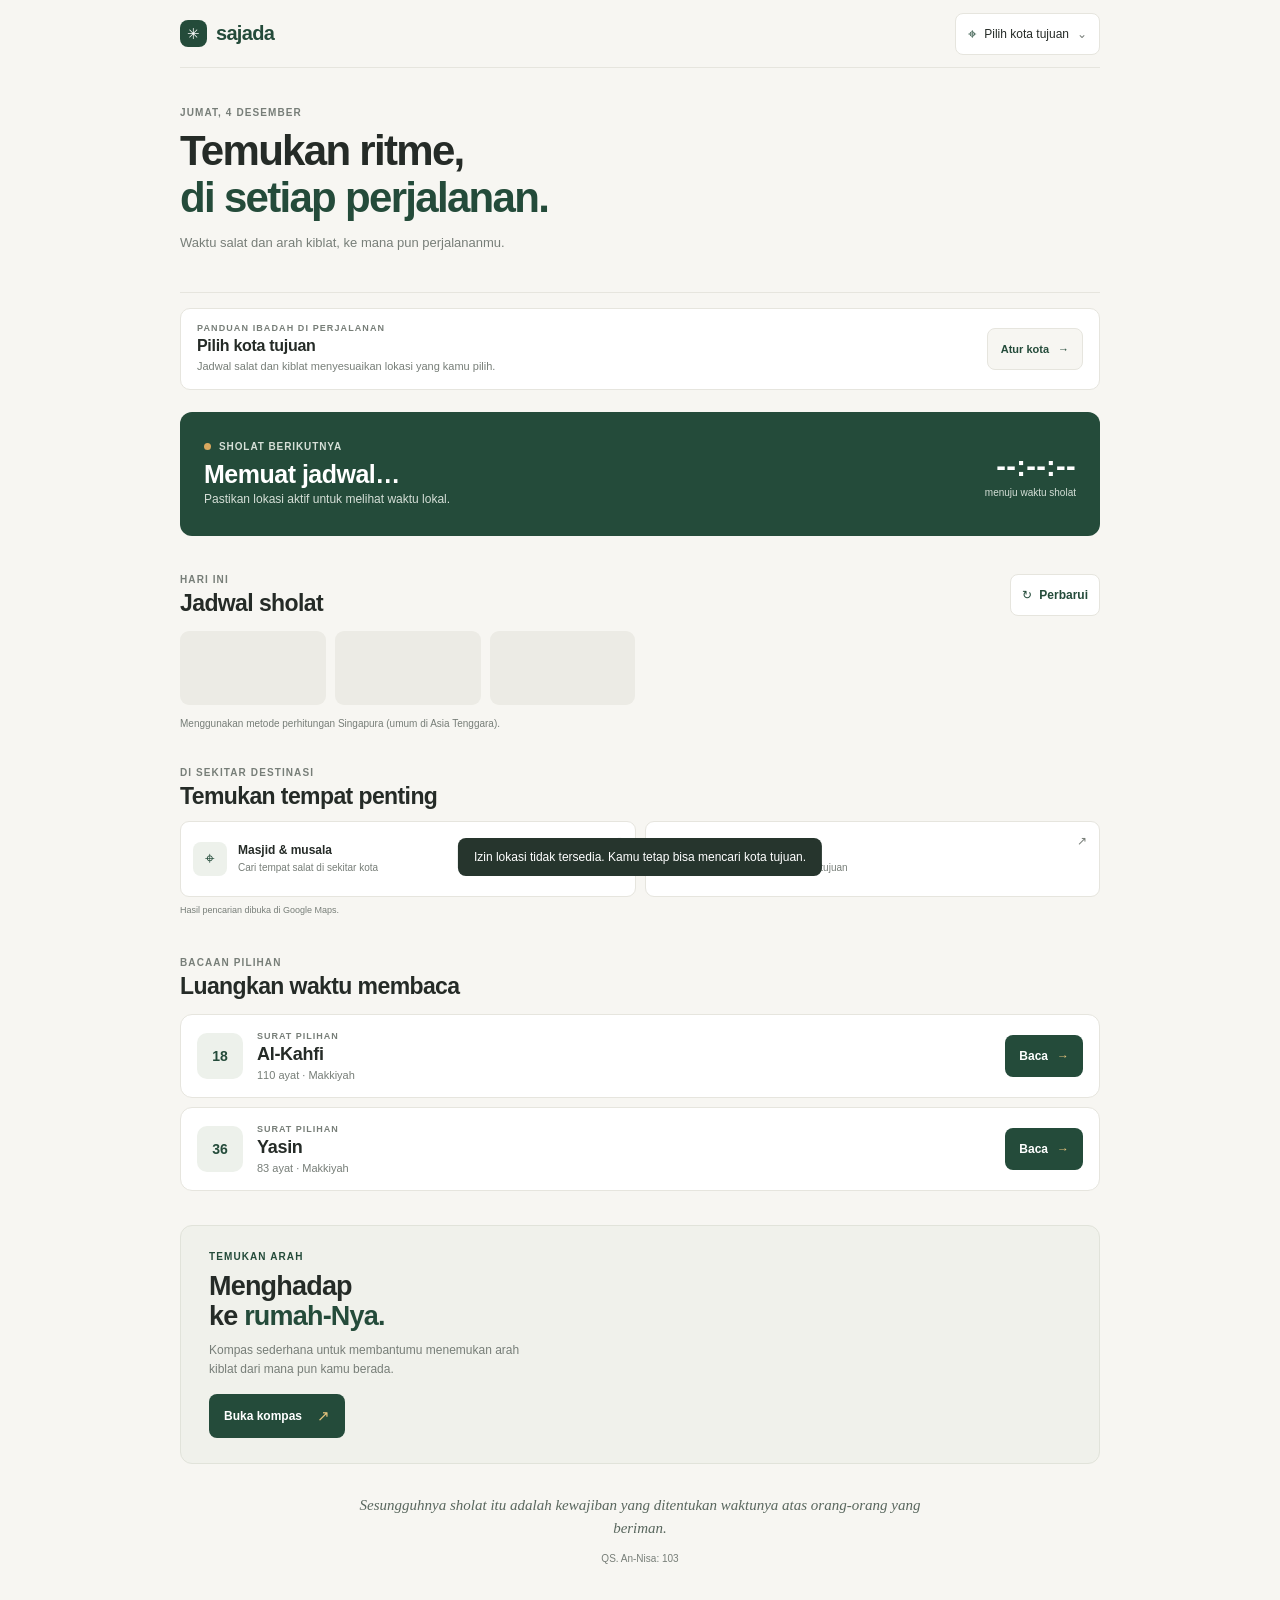
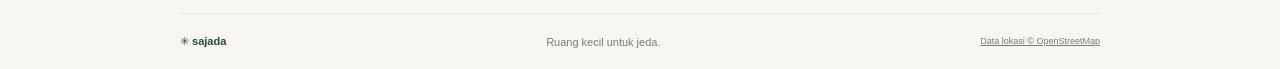
<file: index.html>
<!doctype html>
<html lang="id">
<head>
  <meta charset="utf-8" />
  <meta name="viewport" content="width=device-width, initial-scale=1, viewport-fit=cover" />
  <meta name="theme-color" content="#102c25" />
  <meta name="description" content="Panduan ibadah di perjalanan: jadwal salat dan kiblat di kota tujuan, pencarian masjid, dan makanan halal." />
  <link rel="manifest" href="/manifest.webmanifest" />
  <link rel="icon" href="/icon.svg" type="image/svg+xml" />
  <link rel="stylesheet" href="/styles.css?v=2" />
  <title>Sajada — Panduan ibadah di perjalanan</title>
</head>
<body>
  <div class="app-shell">
    <header class="topbar">
      <a class="brand" href="#home" aria-label="Sajada, beranda"><span class="brand-mark">✳</span><span>sajada</span></a>
      <button class="location-chip" id="locationButton" type="button"><span class="pin">⌖</span><span id="locationLabel">Mencari lokasi…</span><span class="chevron">⌄</span></button>
    </header>

    <main id="home">
      <section class="hero">
        <div class="hero-copy"><p class="eyebrow" id="todayLabel">WAKTU SETEMPAT</p><h1>Temukan ritme,<br /><em>di setiap perjalanan.</em></h1><p class="hero-note">Waktu salat dan arah kiblat, ke mana pun perjalananmu.</p></div>
        <div class="sun-orbit" aria-hidden="true"><span class="sun-core"></span><span class="orbit orbit-one"></span><span class="orbit orbit-two"></span><span class="orbit-dot"></span></div>
      </section>

      <section class="trip-planner" aria-label="Destinasi perjalanan">
        <div><p class="eyebrow">PANDUAN IBADAH DI PERJALANAN</p><h2 id="tripTitle">Pilih kota tujuan</h2><p id="tripHint">Jadwal salat dan kiblat menyesuaikan lokasi yang kamu pilih.</p></div>
        <button class="trip-button" id="openDestination" type="button">Atur kota <span aria-hidden="true">→</span></button>
      </section>

      <section class="next-card" aria-live="polite">
        <div class="next-copy"><div class="next-kicker"><span class="live-dot"></span> SHOLAT BERIKUTNYA</div><h2 id="nextPrayer">Memuat jadwal…</h2><p id="nextMeta">Pastikan lokasi aktif untuk melihat waktu lokal.</p></div>
        <div class="countdown"><span id="countdown">--:--:--</span><small>menuju waktu sholat</small></div>
      </section>

      <section class="section schedule-section">
        <div class="section-heading"><div><p class="eyebrow">HARI INI</p><h2>Jadwal sholat</h2></div><button class="text-button" id="refreshButton" type="button">↻ <span>Perbarui</span></button></div>
        <div class="prayer-list" id="prayerList"><div class="skeleton"></div><div class="skeleton"></div><div class="skeleton"></div></div>
        <p class="source-note" id="sourceNote">Menggunakan metode perhitungan Singapura (umum di Asia Tenggara).</p>
      </section>

      <section class="section trip-needs" aria-label="Kebutuhan perjalanan">
        <div class="section-heading"><div><p class="eyebrow">DI SEKITAR DESTINASI</p><h2>Temukan tempat penting</h2></div></div>
        <div class="nearby-grid">
          <a class="nearby-card" id="mosquesLink" href="https://www.google.com/maps/search/masjid+near+me" target="_blank" rel="noreferrer"><span class="nearby-icon" aria-hidden="true">⌖</span><span><strong>Masjid & musala</strong><small id="mosquesLocation">Cari tempat salat di sekitar kota</small></span><span class="nearby-arrow" aria-hidden="true">↗</span></a>
          <a class="nearby-card" id="halalLink" href="https://www.google.com/maps/search/halal+food+near+me" target="_blank" rel="noreferrer"><span class="nearby-icon" aria-hidden="true">⌖</span><span><strong>Makanan halal</strong><small id="halalLocation">Temukan pilihan di sekitar tujuan</small></span><span class="nearby-arrow" aria-hidden="true">↗</span></a>
        </div>
        <p class="nearby-note">Hasil pencarian dibuka di Google Maps.</p>
      </section>

      <section class="section reading-section" id="bacaan">
        <div class="section-heading"><div><p class="eyebrow">BACAAN PILIHAN</p><h2>Luangkan waktu membaca</h2></div></div>
        <article class="reading-card">
          <div class="reading-number">18</div>
          <div class="reading-info"><p class="reading-tag">SURAT PILIHAN</p><h3>Al-Kahfi</h3><p>110 ayat <span aria-hidden="true">·</span> Makkiyah</p></div>
          <a class="reading-button" href="/baca.html?surah=18">Baca <span aria-hidden="true">→</span></a>
        </article>
        <article class="reading-card">
          <div class="reading-number">36</div>
          <div class="reading-info"><p class="reading-tag">SURAT PILIHAN</p><h3>Yasin</h3><p>83 ayat <span aria-hidden="true">·</span> Makkiyah</p></div>
          <a class="reading-button" href="/baca.html?surah=36">Baca <span aria-hidden="true">→</span></a>
        </article>
      </section>

      <section class="qibla-card" id="qibla">
        <div class="qibla-copy"><p class="eyebrow">TEMUKAN ARAH</p><h2>Menghadap<br />ke <em>rumah-Nya.</em></h2><p>Kompas sederhana untuk membantumu menemukan arah kiblat dari mana pun kamu berada.</p><button id="openCompass" class="primary-button" type="button">Buka kompas <span>↗</span></button></div>
        <div class="mini-compass" aria-hidden="true"><div class="mini-ring"><span class="mini-n">U</span><span class="mini-e">T</span><span class="mini-s">S</span><span class="mini-w">B</span><span class="mini-needle">◆</span><span class="mini-center">✳</span></div></div>
      </section>

      <section class="quote-strip"><span class="quote-mark">“</span><p>Sesungguhnya sholat itu adalah kewajiban yang ditentukan waktunya atas orang-orang yang beriman.</p><small>QS. An-Nisa: 103</small></section>
    </main>
    <footer><span>✳ sajada</span><span>Ruang kecil untuk jeda.</span><a class="geo-attribution" href="https://www.openstreetmap.org/copyright" target="_blank" rel="noreferrer">Data lokasi © OpenStreetMap</a></footer>
  </div>

  <nav class="bottom-nav" aria-label="Navigasi utama"><a class="nav-item active" href="#home"><span>⌂</span>Beranda</a><a class="nav-item" href="#qibla" id="navQibla"><span>⊙</span>Kiblat</a><button class="nav-item" id="navLocation" type="button"><span>⌖</span>Lokasi</button></nav>

  <div class="modal" id="compassModal" aria-hidden="true"><div class="modal-backdrop" data-close></div><section class="compass-sheet" role="dialog" aria-modal="true" aria-labelledby="compassTitle"><div class="sheet-handle"></div><button class="close-button" data-close aria-label="Tutup">×</button><p class="eyebrow">ARAH KIBLAT</p><h2 id="compassTitle">Ikuti penunjuknya</h2><p class="compass-instruction" id="compassInstruction">Pegang ponsel mendatar dan jauhkan dari benda magnetik.</p><div class="compass-stage"><div class="compass-dial" id="compassDial"><span class="direction north">U</span><span class="direction east">T</span><span class="direction south">S</span><span class="direction west">B</span><span class="degree-label" id="degreeLabel">—°</span><div class="qibla-pointer" id="qiblaPointer"><span class="pointer-tip"></span><span class="kaaba">▣</span></div><div class="dial-center">✳</div></div></div><div class="bearing-row"><span id="bearingLabel">Arah kiblat di kota pilihan</span><strong id="bearingValue">—°</strong></div><button class="primary-button full-button" id="enableCompass" type="button">Aktifkan kompas <span>→</span></button><p class="sensor-note">Kompas memerlukan izin sensor gerak dan hanya akurat jika sensor perangkat mendukungnya.</p></section></div>
  <div class="modal destination-modal" id="destinationModal" aria-hidden="true"><div class="modal-backdrop" data-close-destination></div><section class="destination-sheet" role="dialog" aria-modal="true" aria-labelledby="destinationTitle"><div class="sheet-handle"></div><button class="close-button" data-close-destination aria-label="Tutup">×</button><p class="eyebrow">RENCANAKAN PERSINGGAHAN</p><h2 id="destinationTitle">Pilih kota tujuan</h2><p class="destination-description">Kami sesuaikan waktu salat dan arah kiblat berdasarkan kota pilihanmu.</p><form id="destinationSearchForm" class="destination-search"><label class="sr-only" for="destinationQuery">Nama kota atau negara</label><input id="destinationQuery" name="q" type="search" placeholder="Contoh: Kyoto, Jepang" autocomplete="off" required /><button type="submit">Cari</button></form><button class="use-location-button" id="useMyLocation" type="button">⌖ Gunakan lokasi saya saat ini</button><p class="destination-status" id="destinationStatus" role="status"></p><div class="destination-results" id="destinationResults"></div><p class="geo-attribution">Pencarian lokasi oleh <a href="https://www.openstreetmap.org/copyright" target="_blank" rel="noreferrer">OpenStreetMap contributors</a>.</p></section></div>
  <div class="toast" id="toast" role="status"></div>
  <script src="/app.js" defer></script>
</body>
</html>
</file>
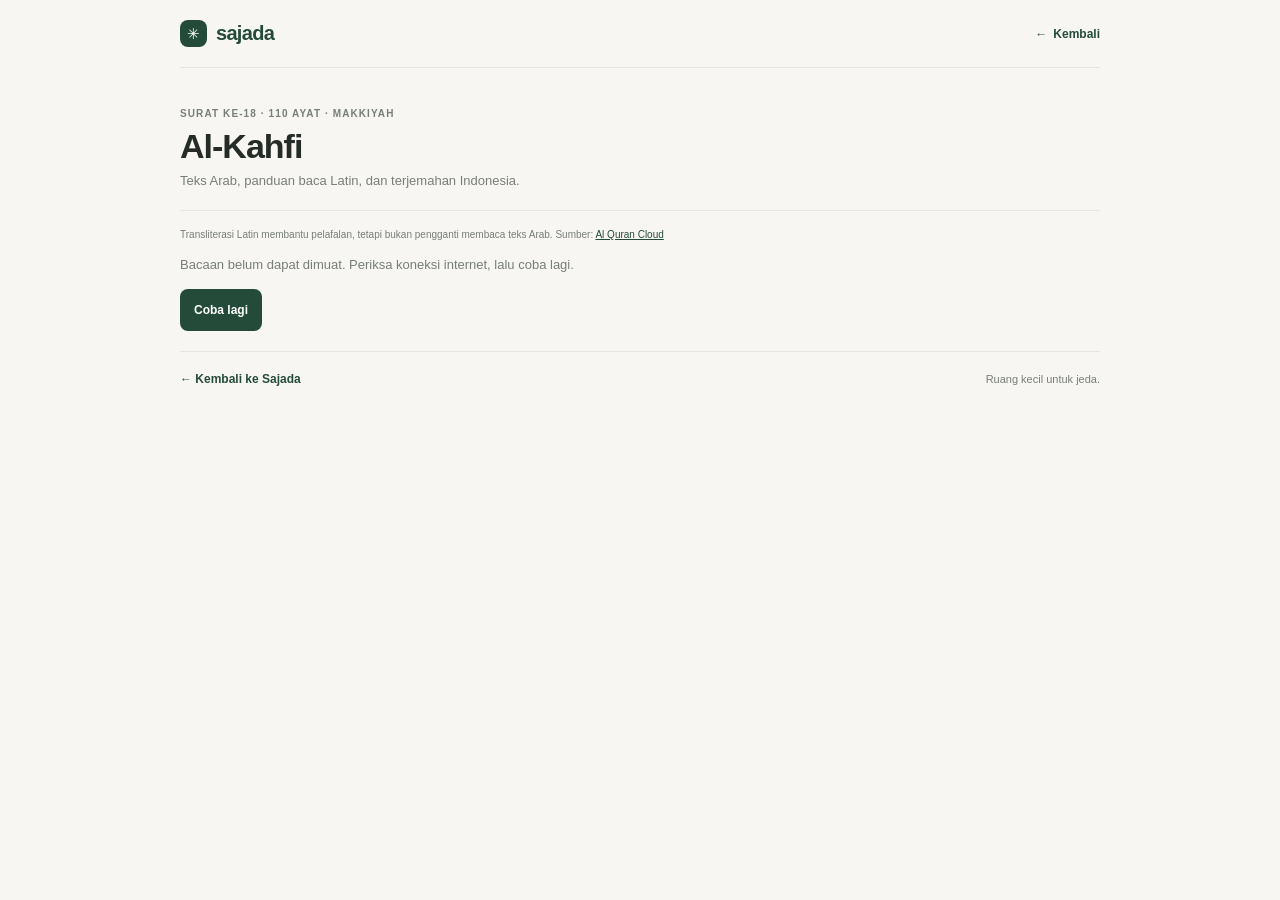
<file: baca.html>
<!doctype html>
<html lang="id">
<head>
  <meta charset="utf-8" />
  <meta name="viewport" content="width=device-width, initial-scale=1, viewport-fit=cover" />
  <meta name="theme-color" content="#244b3a" />
  <meta name="description" content="Baca surat pilihan dengan teks Arab, panduan baca Latin, dan terjemahan Indonesia." />
  <link rel="manifest" href="/manifest.webmanifest" />
  <link rel="icon" href="/icon.svg" type="image/svg+xml" />
  <link rel="stylesheet" href="/styles.css?v=2" />
  <title id="surahPageTitle">Baca Surat — Sajada</title>
</head>
<body>
  <div class="app-shell quran-page">
    <header class="topbar">
      <a class="brand" href="/" aria-label="Sajada, beranda"><span class="brand-mark">✳</span><span>sajada</span></a>
      <a class="reader-back" href="/">← <span>Kembali</span></a>
    </header>
    <main class="quran-main">
      <div class="quran-page-title">
        <p class="eyebrow" id="surahMeta">SURAT PILIHAN</p>
        <h1 id="surahName">Surat</h1>
        <p>Teks Arab, panduan baca Latin, dan terjemahan Indonesia.</p>
      </div>
      <p class="reader-note">Transliterasi Latin membantu pelafalan, tetapi bukan pengganti membaca teks Arab. Sumber: <a href="https://alquran.cloud/api" target="_blank" rel="noreferrer">Al Quran Cloud</a></p>
      <div id="quranVerses" class="quran-verses" aria-live="polite"><p class="reader-loading">Memuat ayat…</p></div>
    </main>
    <footer><a href="/" class="reader-footer-link">← Kembali ke Sajada</a><span>Ruang kecil untuk jeda.</span></footer>
  </div>
  <script src="/quran.js" defer></script>
</body>
</html>
</file>
<file: styles.css>
:root {
  color-scheme: light;
  --page: #f7f6f2;
  --surface: #fff;
  --ink: #252b27;
  --muted: #777e78;
  --line: #e6e5de;
  --green: #244b3a;
  --green-soft: #edf1eb;
  --accent: #d9a85e;
  --radius: 12px;
  font-family: -apple-system, BlinkMacSystemFont, "Segoe UI", sans-serif;
  font-synthesis: none;
  text-rendering: optimizeLegibility;
  -webkit-font-smoothing: antialiased;
  -moz-osx-font-smoothing: grayscale;
}

* { box-sizing: border-box; }
html { scroll-behavior: smooth; }
body { margin: 0; background: var(--page); color: var(--ink); font-size: 15px; }
button, a { font: inherit; -webkit-tap-highlight-color: transparent; }
button:focus-visible, a:focus-visible { outline: 3px solid #9caa73; outline-offset: 3px; }

.app-shell { width: min(100% - 48px, 920px); margin: 0 auto; }
.topbar { min-height: 68px; display: flex; align-items: center; justify-content: space-between; border-bottom: 1px solid var(--line); }
.brand { display: inline-flex; align-items: center; gap: 9px; color: var(--green); text-decoration: none; font-size: 20px; font-weight: 700; letter-spacing: -.7px; }
.brand-mark { display: grid; place-items: center; width: 27px; height: 27px; border-radius: 8px; background: var(--green); color: #fff; font-size: 15px; }
.location-chip { display: inline-flex; align-items: center; gap: 8px; max-width: 230px; min-height: 42px; padding: 0 12px; border: 1px solid var(--line); border-radius: 8px; background: var(--surface); color: var(--ink); font-size: 12px; cursor: pointer; }
.location-chip #locationLabel { overflow: hidden; text-overflow: ellipsis; white-space: nowrap; }
.pin { color: var(--green); font-size: 15px; }
.chevron { color: var(--muted); }

main { padding-bottom: 20px; }
.hero { min-height: 205px; display: flex; align-items: center; justify-content: space-between; border-bottom: 1px solid var(--line); position: relative; overflow: hidden; }
.hero-copy { position: relative; z-index: 1; }
.eyebrow { margin: 0 0 9px; color: var(--muted); font-size: 10px; font-weight: 650; letter-spacing: 1.1px; }
.hero h1 { margin: 0; color: var(--ink); font-size: clamp(29px, 5vw, 42px); font-weight: 570; letter-spacing: -1.7px; line-height: 1.12; }
.hero h1 em { color: var(--green); font-style: normal; }
.hero-note { margin: 12px 0 0; color: var(--muted); font-size: 13px; line-height: 1.55; }
.sun-orbit { display: none; }

.next-card { min-height: 124px; display: flex; align-items: center; justify-content: space-between; gap: 16px; margin-top: 22px; padding: 22px 24px; border-radius: var(--radius); background: var(--green); color: #fff; }
.next-copy, .countdown { position: relative; z-index: 1; }
.next-kicker { display: flex; align-items: center; gap: 8px; color: #d5dfd7; font-size: 10px; font-weight: 650; letter-spacing: .9px; }
.live-dot { width: 7px; height: 7px; border-radius: 50%; background: var(--accent); }
.next-copy h2 { margin: 8px 0 3px; font-size: 25px; font-weight: 600; letter-spacing: -.5px; }
.next-copy p { margin: 0; color: #d5dfd7; font-size: 12px; }
.countdown { flex: 0 0 auto; text-align: right; }
.countdown span { font-size: clamp(21px, 4vw, 29px); font-variant-numeric: tabular-nums; font-weight: 550; letter-spacing: .3px; }
.countdown small { display: block; margin-top: 4px; color: #d5dfd7; font-size: 10px; }

.section { padding: 38px 0 34px; }
.section-heading { display: flex; align-items: center; justify-content: space-between; margin-bottom: 14px; }
.section-heading .eyebrow { margin-bottom: 5px; }
.section-heading h2 { margin: 0; font-size: 23px; font-weight: 620; letter-spacing: -.6px; }
.text-button { min-height: 42px; padding: 0 11px; border: 1px solid var(--line); border-radius: 8px; background: var(--surface); color: var(--green); font-size: 12px; font-weight: 600; cursor: pointer; }
.text-button span { margin-left: 4px; }
.text-button:hover { background: var(--green-soft); }
.prayer-list { display: grid; grid-template-columns: repeat(3, minmax(0, 1fr)); gap: 9px; }
.prayer-item { min-height: 74px; padding: 13px 15px; border: 1px solid var(--line); border-radius: 9px; background: var(--surface); }
.prayer-item.current { border-color: #c8d4c8; background: var(--green-soft); box-shadow: inset 3px 0 var(--green); }
.prayer-item .name { color: var(--muted); font-size: 12px; }
.prayer-item.current .name { color: var(--green); }
.prayer-item .time { margin-top: 6px; color: var(--ink); font-size: 19px; font-variant-numeric: tabular-nums; font-weight: 620; letter-spacing: -.4px; }
.source-note { margin: 11px 0 0; color: var(--muted); font-size: 10px; line-height: 1.5; }
.skeleton { height: 74px; border-radius: 9px; background: #ecebe5; animation: pulse 1.4s ease-in-out infinite alternate; }
@keyframes pulse { to { opacity: .55; } }

.qibla-card { min-height: 220px; display: flex; align-items: center; justify-content: space-between; gap: 12px; padding: 25px 28px; border: 1px solid #e1e3da; border-radius: var(--radius); background: #f0f1eb; }
.qibla-copy { max-width: 390px; }
.qibla-copy .eyebrow { color: var(--green); }
.qibla-copy h2 { margin: 0; color: var(--ink); font-size: 27px; font-weight: 580; letter-spacing: -.8px; line-height: 1.12; }
.qibla-copy h2 em { color: var(--green); font-style: normal; }
.qibla-copy > p:not(.eyebrow) { max-width: 330px; margin: 10px 0 15px; color: var(--muted); font-size: 12px; line-height: 1.55; }
.primary-button { min-height: 44px; display: inline-flex; align-items: center; justify-content: center; gap: 15px; padding: 0 15px; border: 0; border-radius: 8px; background: var(--green); color: #fff; font-size: 12px; font-weight: 620; cursor: pointer; }
.primary-button:hover { background: #193d2d; }
.primary-button span { color: #e5c27d; font-size: 15px; }
.mini-compass { display: none; }
.quote-strip { max-width: 590px; margin: 0 auto; padding: 30px 0 28px; text-align: center; }
.quote-mark { display: none; }
.quote-strip p { margin: 0 0 8px; color: #59675e; font-family: Georgia, serif; font-size: 15px; font-style: italic; line-height: 1.55; }
.quote-strip small { color: var(--muted); font-size: 10px; }
footer { min-height: 56px; display: flex; align-items: center; justify-content: space-between; border-top: 1px solid var(--line); color: var(--muted); font-size: 11px; }
footer span:first-child { color: var(--green); font-weight: 700; }
.bottom-nav { display: none; }

.modal { position: fixed; inset: 0; z-index: 10; display: none; align-items: flex-end; justify-content: center; }
.modal.open { display: flex; }
.modal-backdrop { position: absolute; inset: 0; background: rgb(20 29 24 / 55%); }
.compass-sheet { position: relative; width: min(100%, 480px); max-height: 94vh; overflow: auto; padding: 20px 28px 26px; border-radius: 18px 18px 0 0; background: var(--surface); text-align: center; animation: rise .2s ease-out; }
.sheet-handle { width: 34px; height: 4px; margin: 0 auto 21px; border-radius: 4px; background: #d8d9d2; }
.close-button { position: absolute; top: 15px; right: 18px; width: 38px; height: 38px; border: 0; border-radius: 50%; background: #f1f2ed; color: var(--ink); font-size: 21px; cursor: pointer; }
.compass-sheet .eyebrow { color: var(--green); }
.compass-sheet h2 { margin: 0; font-size: 24px; font-weight: 620; letter-spacing: -.5px; }
.compass-instruction { max-width: 300px; margin: 8px auto 0; color: var(--muted); font-size: 12px; line-height: 1.55; }
.compass-stage { height: 235px; display: grid; place-items: center; }
.compass-dial { position: relative; width: 205px; height: 205px; border: 1px solid #dcdfd7; border-radius: 50%; background: #fafaf7; transition: transform .18s ease-out; }
.compass-dial:before, .compass-dial:after { position: absolute; inset: 13px; border: 1px solid #e7e8e2; border-radius: 50%; content: ""; }
.compass-dial:after { inset: 38px; }
.direction { position: absolute; color: var(--muted); font-size: 10px; font-weight: 600; }
.north { top: 9px; left: 98px; }.south { bottom: 9px; left: 98px; }.east { top: 97px; right: 9px; }.west { top: 97px; left: 9px; }
.degree-label { position: absolute; top: 48px; left: 0; right: 0; color: var(--muted); font-size: 10px; }
.qibla-pointer { position: absolute; inset: 0; display: flex; flex-direction: column; align-items: center; transform: rotate(0deg); transition: transform .2s ease; }
.pointer-tip { width: 0; height: 0; margin-top: 23px; border-right: 8px solid transparent; border-bottom: 67px solid var(--accent); border-left: 8px solid transparent; }
.kaaba { margin-top: 4px; color: var(--green); font-size: 19px; }
.dial-center { position: absolute; top: calc(50% - 8px); left: calc(50% - 8px); display: grid; width: 16px; height: 16px; place-items: center; border-radius: 50%; background: var(--green); color: white; font-size: 10px; }
.bearing-row { display: flex; justify-content: space-between; padding: 14px 0; border-top: 1px solid var(--line); color: var(--muted); font-size: 12px; }
.bearing-row strong { color: var(--ink); font-size: 15px; }
.full-button { width: 100%; }
.sensor-note { margin: 12px 8px 0; color: var(--muted); font-size: 10px; line-height: 1.5; }
.toast { position: fixed; z-index: 20; bottom: 24px; left: 50%; max-width: 90vw; padding: 12px 16px; transform: translate(-50%, 12px); border-radius: 8px; background: #26352d; color: #fff; font-size: 12px; opacity: 0; pointer-events: none; text-align: center; transition: .2s; }
.toast.show { transform: translate(-50%, 0); opacity: 1; }
@keyframes rise { from { transform: translateY(25px); opacity: .7; } to { transform: translateY(0); opacity: 1; } }

@media (min-width: 700px) {
  .hero { min-height: 225px; }
  .prayer-list { grid-template-columns: repeat(6, minmax(0, 1fr)); }
  .prayer-item { padding: 13px 12px; }
  .qibla-card { min-height: 200px; }
  .compass-sheet { align-self: center; margin: 20px; border-radius: 18px; }
}

@media (max-width: 600px) {
  .app-shell { width: auto; margin: 0 17px; }
  .topbar { min-height: 62px; }
  .brand { font-size: 19px; }
  .location-chip { max-width: min(58vw, 220px); min-height: 40px; gap: 6px; padding: 0 9px; font-size: 11px; }
  .hero { min-height: 178px; }
  .hero h1 { font-size: clamp(29px, 8vw, 35px); letter-spacing: -1.2px; }
  .hero-note { max-width: 285px; margin-top: 9px; font-size: 12px; }
  .next-card { min-height: 108px; gap: 9px; margin-top: 16px; padding: 17px 15px; border-radius: 10px; }
  .next-kicker { gap: 6px; font-size: 9px; letter-spacing: .6px; }
  .next-copy h2 { margin: 7px 0 3px; font-size: 22px; }
  .next-copy p { max-width: 145px; font-size: 10px; line-height: 1.4; }
  .countdown span { font-size: clamp(18px, 5.4vw, 22px); letter-spacing: 0; }
  .countdown small { max-width: 115px; font-size: 9px; }
  .section { padding: 30px 0 27px; }
  .section-heading h2 { font-size: 21px; }
  .text-button { min-height: 40px; padding: 0 9px; font-size: 11px; }
  .prayer-list { grid-template-columns: repeat(2, minmax(0, 1fr)); gap: 8px; }
  .prayer-item { min-height: 68px; padding: 11px 12px; }
  .prayer-item .time { margin-top: 5px; font-size: 18px; }
  .qibla-card { min-height: 0; padding: 21px 18px; }
  .qibla-copy { max-width: 100%; }
  .qibla-copy h2 { font-size: 24px; }
  .qibla-copy > p:not(.eyebrow) { max-width: 310px; margin: 8px 0 12px; font-size: 11px; }
  .primary-button { min-height: 44px; }
  .quote-strip { padding: 24px 6px; }
  .quote-strip p { font-size: 14px; }
  footer { min-height: 54px; margin-bottom: calc(66px + env(safe-area-inset-bottom)); font-size: 10px; }
  .bottom-nav { position: fixed; z-index: 5; right: 0; bottom: 0; left: 0; display: flex; height: calc(62px + env(safe-area-inset-bottom)); align-items: center; justify-content: space-around; padding: 4px 8px env(safe-area-inset-bottom); border-top: 1px solid var(--line); background: rgb(255 255 255 / 97%); }
  .nav-item { display: flex; min-width: 70px; min-height: 48px; flex-direction: column; align-items: center; justify-content: center; gap: 3px; border: 0; background: transparent; color: #7c837e; font-size: 10px; text-decoration: none; cursor: pointer; }
  .nav-item span { font-size: 19px; line-height: 1; }
  .nav-item.active { color: var(--green); font-weight: 650; }
  .compass-sheet { max-height: calc(100dvh - 8px); padding: 16px 20px max(20px, env(safe-area-inset-bottom)); }
  .compass-stage { height: 215px; }
  .compass-dial { width: 190px; height: 190px; }
  .north { left: 91px; }.south { left: 91px; }.east { top: 90px; }.west { top: 90px; }
  .toast { bottom: calc(74px + env(safe-area-inset-bottom)); }
}

@media (max-width: 350px) {
  .app-shell { margin: 0 13px; }
  .hero h1 { font-size: 28px; }
  .next-card { padding-right: 12px; padding-left: 12px; }
  .countdown span { font-size: 18px; }
}

.trip-planner { display: flex; align-items: center; justify-content: space-between; gap: 14px; margin-top: 15px; padding: 14px 16px; border: 1px solid var(--line); border-radius: 10px; background: #fff; }
.trip-planner .eyebrow { margin-bottom: 4px; font-size: 9px; }
.trip-planner h2 { margin: 0; font-size: 16px; font-weight: 630; letter-spacing: -.3px; }
.trip-planner p:last-child { margin: 4px 0 0; color: var(--muted); font-size: 11px; line-height: 1.45; }
.trip-button { display: inline-flex; min-height: 42px; flex: 0 0 auto; align-items: center; gap: 9px; padding: 0 13px; border: 1px solid var(--line); border-radius: 8px; background: var(--page); color: var(--green); font-size: 11px; font-weight: 650; cursor: pointer; }
.trip-button:hover { background: var(--green-soft); }
.destination-modal { z-index: 15; }
.destination-sheet { position: relative; width: min(100%, 500px); max-height: 92vh; overflow-y: auto; padding: 21px 24px 25px; border-radius: 18px 18px 0 0; background: var(--surface); }
.destination-sheet .sheet-handle { margin-bottom: 19px; }
.destination-sheet h2 { margin: 0; font-size: 24px; font-weight: 630; letter-spacing: -.6px; }
.destination-description { margin: 8px 0 18px; color: var(--muted); font-size: 12px; line-height: 1.55; }
.destination-search { display: flex; gap: 8px; }
.destination-search input { width: 100%; min-width: 0; min-height: 46px; padding: 0 12px; border: 1px solid var(--line); border-radius: 8px; background: #fff; color: var(--ink); font: inherit; font-size: 13px; }
.destination-search input:focus { outline: 2px solid #9caa73; outline-offset: 1px; }
.destination-search button { min-width: 70px; min-height: 46px; border: 0; border-radius: 8px; background: var(--green); color: #fff; font-size: 12px; font-weight: 620; cursor: pointer; }
.destination-search button:disabled { opacity: .6; }
.use-location-button { min-height: 42px; margin-top: 9px; padding: 0 8px; border: 0; background: transparent; color: var(--green); font-size: 12px; font-weight: 620; cursor: pointer; }
.destination-status { min-height: 18px; margin: 13px 0 3px; color: var(--muted); font-size: 11px; }
.destination-results { display: grid; gap: 7px; }
.geo-attribution { margin: 12px 0 0; color: var(--muted); font-size: 9px; line-height: 1.5; }
footer .geo-attribution { margin: 0; }
.geo-attribution a { color: var(--green); }
.destination-result { display: grid; gap: 4px; width: 100%; padding: 11px 12px; border: 1px solid var(--line); border-radius: 8px; background: #fff; color: var(--ink); text-align: left; cursor: pointer; }
.destination-result:hover { border-color: #bdcbbd; background: var(--green-soft); }
.destination-result strong { font-size: 13px; font-weight: 620; }
.destination-result span { overflow: hidden; color: var(--muted); font-size: 10px; text-overflow: ellipsis; white-space: nowrap; }
.sr-only { position: absolute; width: 1px; height: 1px; overflow: hidden; clip: rect(0, 0, 0, 0); white-space: nowrap; clip-path: inset(50%); }
.empty-state { grid-column: 1 / -1; color: var(--muted); font-size: 12px; line-height: 1.5; }
.trip-needs { padding-top: 2px; }
.trip-needs .section-heading { margin-bottom: 11px; }
.nearby-grid { display: grid; grid-template-columns: repeat(2, minmax(0, 1fr)); gap: 9px; }
.nearby-card { display: flex; min-width: 0; min-height: 76px; align-items: center; gap: 11px; padding: 12px; border: 1px solid var(--line); border-radius: 9px; background: var(--surface); color: var(--ink); text-decoration: none; }
.nearby-card:hover { border-color: #bdcbbd; background: var(--green-soft); }
.nearby-card > span:nth-child(2) { display: grid; min-width: 0; flex: 1; gap: 4px; }
.nearby-card strong { font-size: 12px; font-weight: 630; }
.nearby-card small { color: var(--muted); font-size: 10px; line-height: 1.4; }
.nearby-icon { display: grid; width: 34px; height: 34px; flex: 0 0 34px; place-items: center; border-radius: 8px; background: var(--green-soft); color: var(--green); font-size: 17px; }
.nearby-arrow { align-self: flex-start; color: var(--muted); font-size: 12px; }
.nearby-note { margin: 8px 0 0; color: var(--muted); font-size: 9px; }
@media (min-width: 700px) { .destination-sheet { align-self: center; margin: 20px; border-radius: 18px; } }
@media (max-width: 600px) {
  .trip-planner { margin-top: 12px; padding: 12px; gap: 8px; }
  .trip-planner .eyebrow { font-size: 8px; letter-spacing: .8px; }
  .trip-planner h2 { font-size: 14px; }
  .trip-planner p:last-child { max-width: 210px; font-size: 10px; }
  .trip-button { min-height: 40px; padding: 0 10px; font-size: 10px; }
  .destination-sheet { max-height: calc(100dvh - 8px); padding: 16px 18px max(20px, env(safe-area-inset-bottom)); }
  .nearby-grid { grid-template-columns: 1fr; gap: 7px; }
  .nearby-card { min-height: 66px; }
}

@media (prefers-reduced-motion: reduce) {
  *, *::before, *::after { scroll-behavior: auto !important; animation-duration: .01ms !important; animation-iteration-count: 1 !important; transition-duration: .01ms !important; }
}

.reading-section { padding-top: 8px; }
.reading-card { display: flex; align-items: center; gap: 14px; padding: 16px; border: 1px solid var(--line); border-radius: var(--radius); background: var(--surface); }
.reading-card + .reading-card { margin-top: 9px; }
.reading-number { display: grid; width: 46px; height: 46px; flex: 0 0 46px; place-items: center; border-radius: 10px; background: var(--green-soft); color: var(--green); font-size: 14px; font-weight: 650; }
.reading-info { min-width: 0; flex: 1; }
.reading-tag { margin: 0 0 3px; color: var(--muted); font-size: 9px; font-weight: 650; letter-spacing: 1px; }
.reading-info h3 { margin: 0; font-size: 18px; font-weight: 630; letter-spacing: -.3px; }
.reading-info > p:last-child { margin: 4px 0 0; color: var(--muted); font-size: 11px; }
.reading-button { min-height: 42px; display: inline-flex; flex: 0 0 auto; align-items: center; padding: 0 14px; border: 0; border-radius: 8px; background: var(--green); color: #fff; font-size: 12px; font-weight: 620; text-decoration: none; cursor: pointer; }
.reading-button span { margin-left: 9px; color: #e5c27d; }
.reading-button:hover { background: #193d2d; }
.quran-reader { margin-top: 14px; padding: 18px; border: 1px solid var(--line); border-radius: var(--radius); background: var(--surface); scroll-margin-top: 16px; }
.quran-reader[hidden] { display: none; }
.reader-heading { display: flex; align-items: center; justify-content: space-between; padding-bottom: 13px; border-bottom: 1px solid var(--line); }
.reader-heading .eyebrow { margin-bottom: 4px; }
.reader-heading h3 { margin: 0; font-size: 21px; font-weight: 630; }
.reader-close { min-height: 40px; padding: 0 12px; border: 1px solid var(--line); border-radius: 8px; background: var(--surface); color: var(--muted); font-size: 12px; cursor: pointer; }
.reader-note { margin: 12px 0; color: var(--muted); font-size: 10px; line-height: 1.5; }
.quran-verse { position: relative; padding: 19px 2px 17px 34px; border-bottom: 1px solid var(--line); }
.quran-verse:last-child { border-bottom: 0; }
.verse-number { position: absolute; top: 22px; left: 0; display: grid; width: 23px; height: 23px; place-items: center; border: 1px solid var(--line); border-radius: 50%; color: var(--muted); font-size: 10px; font-variant-numeric: tabular-nums; }
.verse-arabic { margin: 0; color: var(--ink); font-family: "Noto Naskh Arabic", "Geeza Pro", "Times New Roman", serif; font-size: 27px; line-height: 2; text-align: right; }
.verse-latin { margin: 9px 0 0; color: #586c5e; font-size: 13px; line-height: 1.65; }
.verse-translation { margin: 10px 0 0; color: #59635c; font-size: 13px; line-height: 1.7; }
.reader-loading, .reader-error { color: var(--muted); font-size: 13px; line-height: 1.6; }
.quran-main { padding: 27px 0 20px; }
.quran-page-title { padding: 13px 0 22px; border-bottom: 1px solid var(--line); }
.quran-page-title .eyebrow { margin-bottom: 8px; }
.quran-page-title h1 { margin: 0; color: var(--ink); font-size: 34px; font-weight: 620; letter-spacing: -1px; }
.quran-page-title > p:last-child { margin: 7px 0 0; color: var(--muted); font-size: 13px; }
.quran-main > .reader-note { margin: 16px 0 4px; }
.reader-note a { color: var(--green); }
.quran-page .quran-verse { padding-top: 22px; padding-bottom: 21px; }
.reader-back, .reader-footer-link { color: var(--green); font-size: 12px; font-weight: 600; text-decoration: none; }
.reader-back { display: inline-flex; align-items: center; gap: 6px; min-height: 42px; }
.reader-footer-link { padding: 10px 0; }
@media (max-width: 600px) {
  .reading-section { padding-top: 6px; }
  .reading-card { gap: 11px; padding: 13px; }
  .reading-number { width: 42px; height: 42px; flex-basis: 42px; }
  .reading-info h3 { font-size: 17px; }
  .reading-button { min-height: 42px; padding: 0 13px; }
  .quran-main { padding-top: 18px; }
  .quran-page-title { padding: 10px 0 18px; }
  .quran-page-title h1 { font-size: 30px; }
  .quran-page .quran-verse { padding-top: 18px; padding-bottom: 17px; }
  .quran-reader { padding: 14px; }
  .quran-verse { padding: 17px 0 16px 30px; }
  .verse-number { top: 20px; }
  .verse-arabic { font-size: 25px; line-height: 1.95; }
  .verse-translation { margin-top: 8px; font-size: 13px; }
}
</file>
